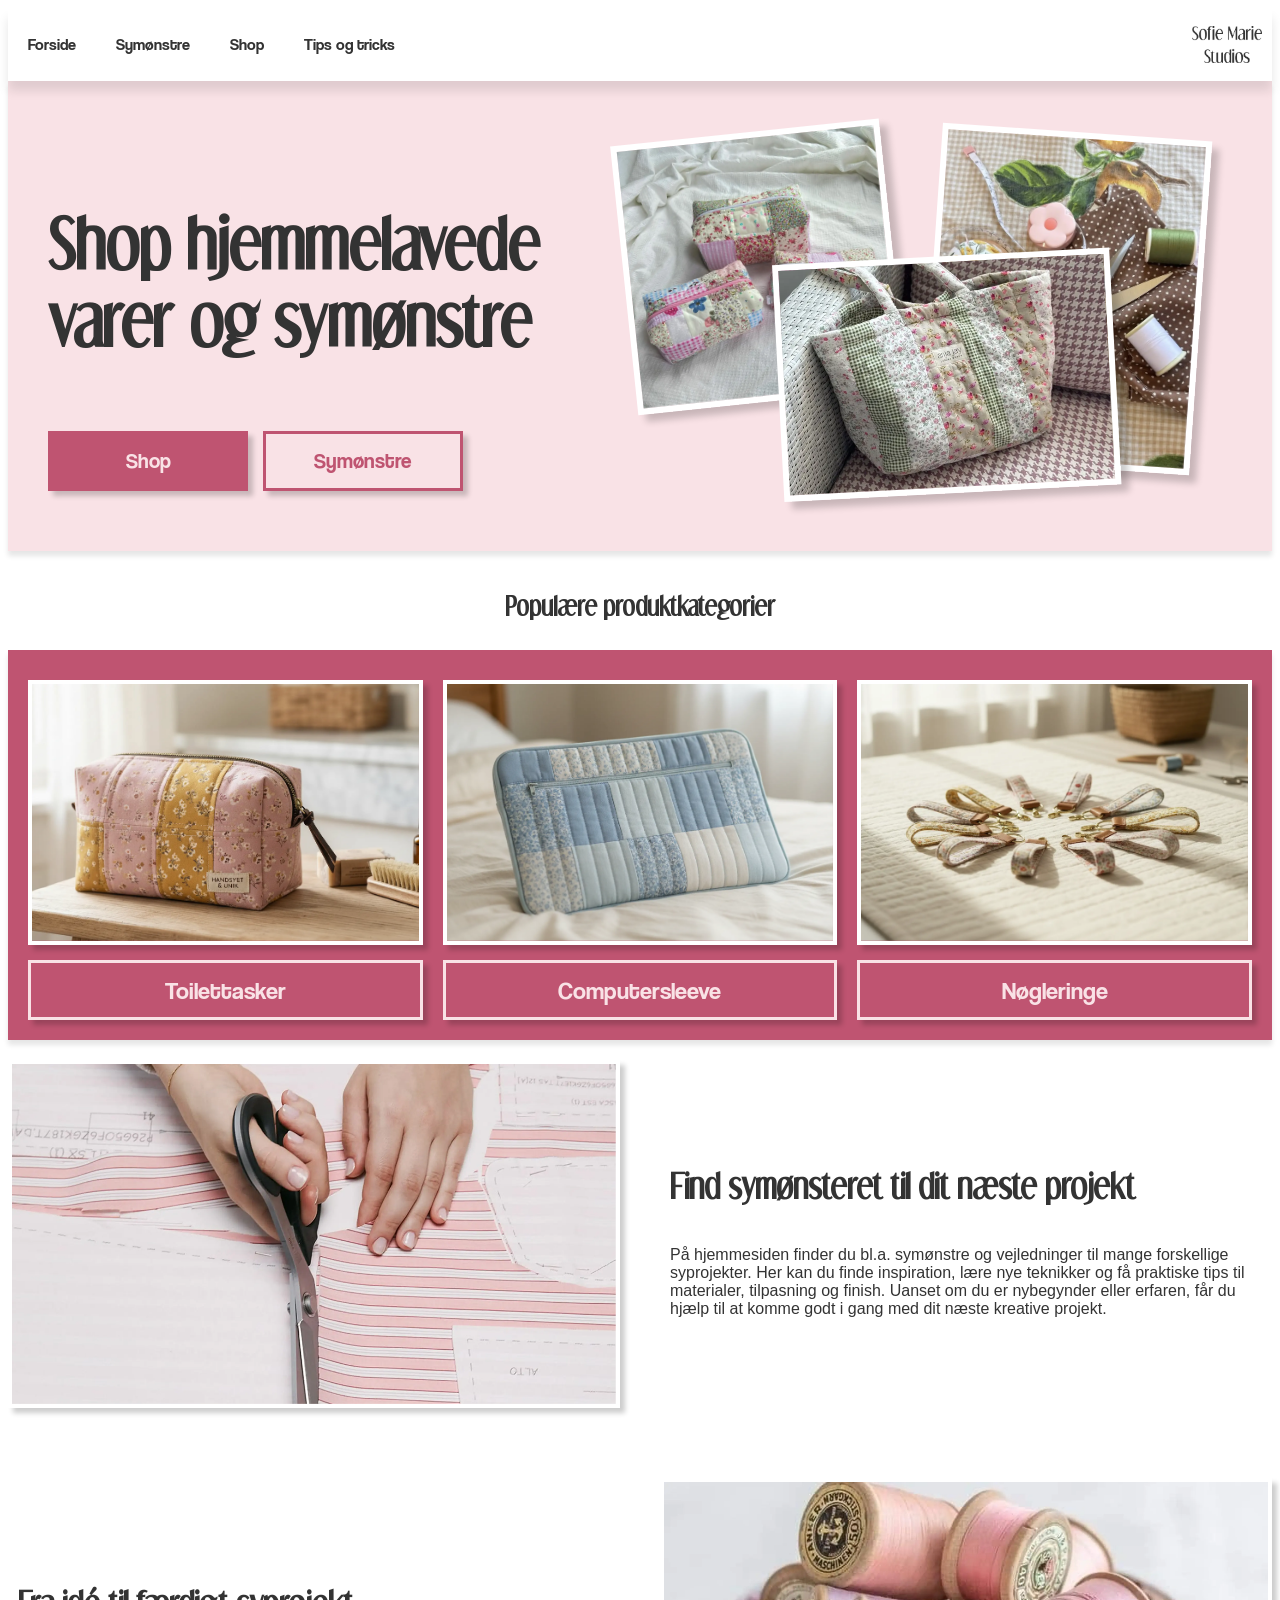
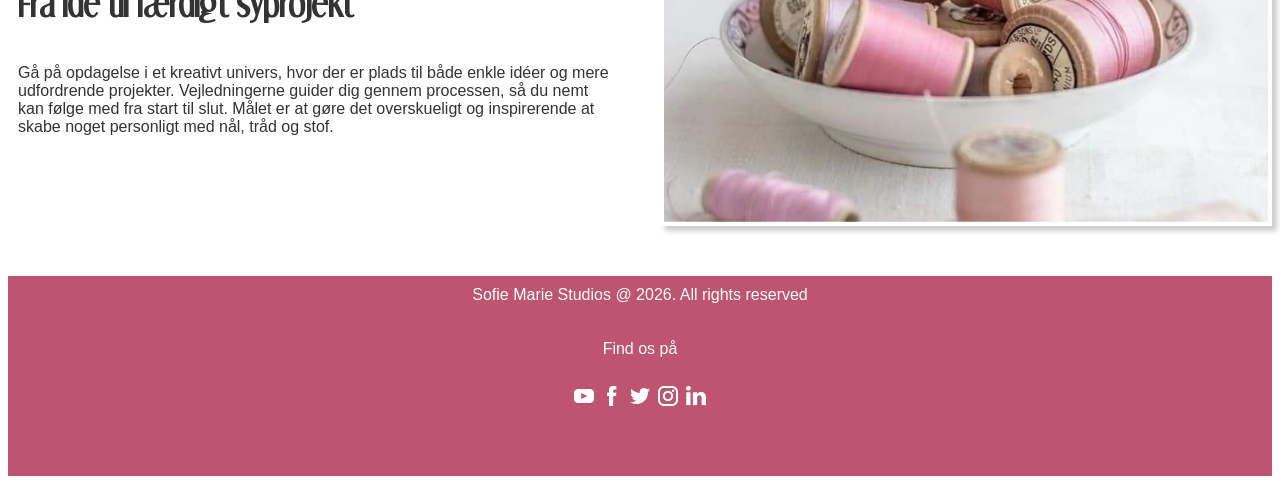
<file: index.html>
<!DOCTYPE html>
<html lang="da">

<head>
    <meta name="robots" content="noindex">
    <meta charset="UTF-8">
    <meta name="viewport" content="width=device-width, initial-scale=1.0">

    <link rel="stylesheet" href="style.css">
    <link rel="stylesheet" href="layout.css">

    <link rel="shortcut icon" href="./favicon/favicon.ico" type="image/x-icon">

    <title>Sofie Marie Studios | Forside</title>
</head>

<body>
    <header>
        <nav>
            <div>
                <button class="burger">
                    <span class="line"></span>
                    <span class="line"></span>
                    <span class="line"></span>
                </button>

                <ul class="menu">
                    <li><a href="index.html">Forside</a></li>
                    <li><a href="symoenstre.html">Symønstre</a></li>
                    <li><a href="shop.html">Shop</a></li>
                    <li><a href="tips_og_tricks.html">Tips og tricks</a></li>
                </ul>

                <div>
                    <a href="index.html"> <img class="logo" src="./imgs/sofiemariestudios.png"
                            alt="Sofie Marie Studios Logo">
                    </a>
                </div>
            </div>
        </nav>
    </header>
    <main>
        <div class="grid_1-1">
            <div class="hero_gallery">
                <img class="img_left imgs" src="./imgs/landing_page/image_1.webp" alt="Syede punge">
                <img class="img_right imgs" src="./imgs/landing_page/image_2.webp" alt="Syudstyr og stof">
                <img class="img_bottom imgs" src="./imgs/landing_page/image_3.webp" alt="Syed taske">
            </div>
            <div class="title">
                <h1 class="title">Shop hjemmelavede varer og symønstre</h1>
            </div>
            <div class="grid_1-1-1">
                <a class="button" href="shop.html">Shop</a>
                <a class="button_outline" href="symoenstre.html">Symønstre</a>
            </div>
        </div>
        <h2>Populære produktkategorier</h2>
        <div class="grid_1-2">
            <div class="category_card">
                <img class="imgs" src="./imgs/landing_page/toilettaske.webp" alt="Billede af toilettaske">
                <p class="button_categories">Toilettasker</p>
            </div>
            <div class="category_card">
                <img class="imgs" src="./imgs/landing_page/computer.webp" alt="Billede af computersleeve">
                <p class="button_categories">Computersleeve</p>
            </div>
            <div class="category_card">
                <img class="imgs" src="./imgs/landing_page/noegleringe.webp" alt="Billede af nøgleringe">
                <p class="button_categories">Nøgleringe</p>
            </div>
        </div>
        <div class="info_wrapper">
            <div class="info_row">
                <img class="imgs" src="./imgs/landing_page/stock_image_1.webp" alt="Klipning af symønster">
                <div class="info_text">
                    <h3>Find symønsteret til dit næste projekt</h3>
                    <p>På hjemmesiden finder du bl.a. symønstre og vejledninger til mange forskellige syprojekter. Her
                        kan du
                        finde inspiration, lære nye teknikker og få praktiske tips til materialer, tilpasning og finish.
                        Uanset
                        om du er nybegynder eller erfaren, får du hjælp til at komme godt i gang med dit næste kreative
                        projekt.
                    </p>
                </div>
            </div>

            <div class="info_row reverse">
                <img class="imgs" src="./imgs/landing_page/stock_image_2.webp" alt="Trådruller og syudstyr">
                <div class="info_text">
                    <h3>Fra idé til færdigt syprojekt</h3>
                    <p>Gå på opdagelse i et kreativt univers, hvor der er plads til både enkle idéer og mere udfordrende
                        projekter. Vejledningerne guider dig gennem processen, så du nemt kan følge med fra start til
                        slut.
                        Målet er at gøre det overskueligt og inspirerende at skabe noget personligt med nål, tråd og
                        stof.</p>
                </div>
            </div>
        </div>
    </main>
    <footer>
        <div class="footer">
            <p>Sofie Marie Studios @ 2026. All rights reserved</p>
            <p>Find os på</p>
            <div class="grid_1-icons">
                <img src="./imgs/icon/jam-icons/logos/youtube.png" alt="">
                <img src="./imgs/icon/jam-icons/logos/facebook.png" alt="">
                <img src="./imgs/icon/jam-icons/logos/twitter.png" alt="">
                <img src="./imgs/icon/jam-icons/logos/instagram.png" alt="">
                <img src="./imgs/icon/jam-icons/logos/linkedin.png" alt="">
            </div>
        </div>
    </footer>
    <script>
        const burger = document.querySelector(".burger");
        const nav = document.querySelector("nav");

        burger.addEventListener("click", burgerClick);
        function burgerClick() {
            burger.classList.toggle("active");
            nav.classList.toggle("active");
        }
    </script>
</body>

</html>
</file>
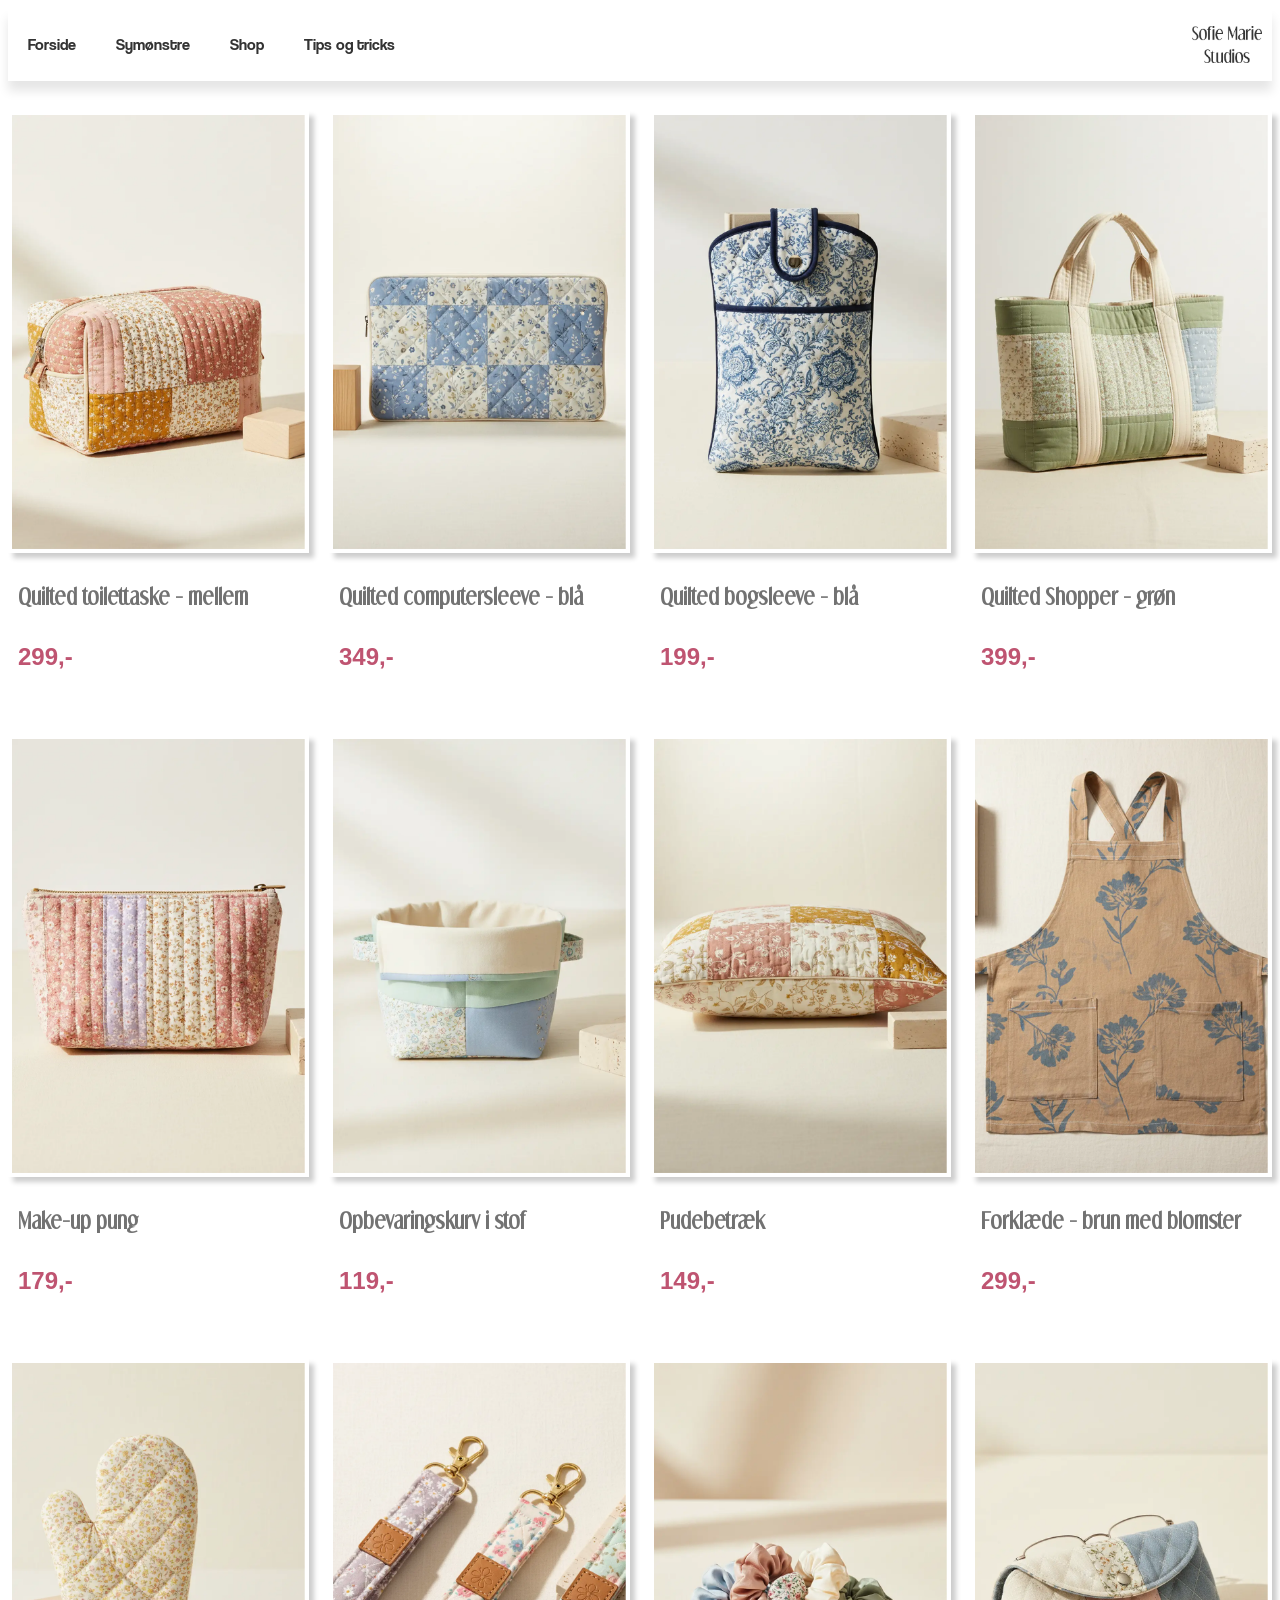
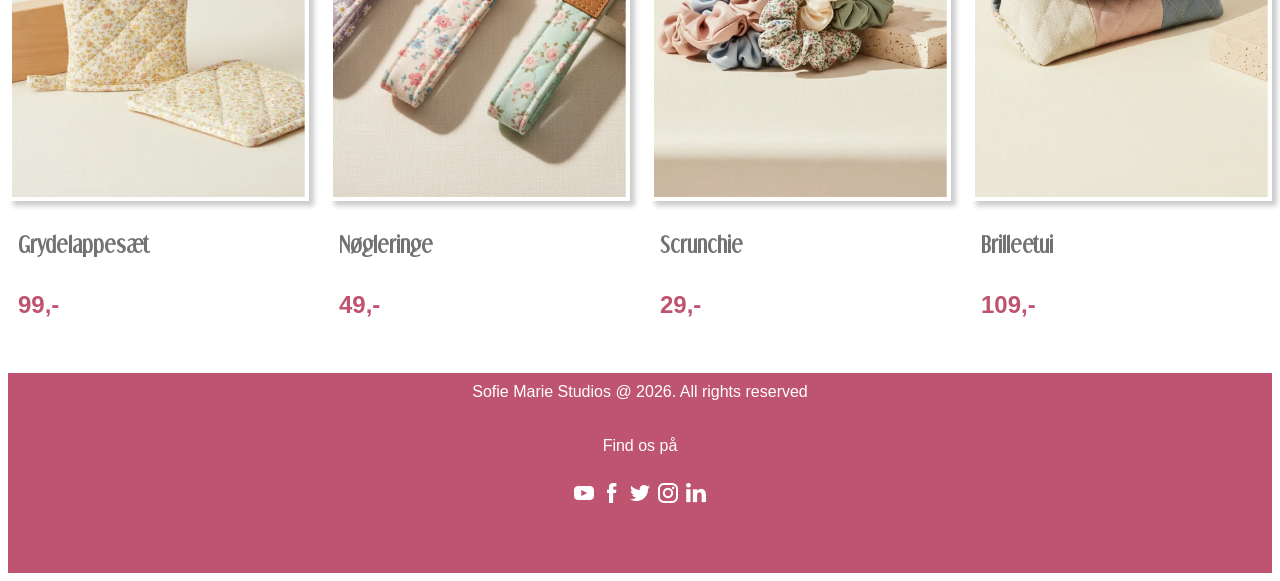
<file: shop.html>
<!DOCTYPE html>
<html lang="da">

<head>
    <meta name="robots" content="noindex">
    <meta charset="UTF-8">
    <meta name="viewport" content="width=device-width, initial-scale=1.0">

    <link rel="stylesheet" href="style.css">
    <link rel="stylesheet" href="layout.css">

    <link rel="shortcut icon" href="./favicon/favicon.ico" type="image/x-icon">

    <title>Sofie Marie Studios | Shop</title>
</head>

<body>
    <header>
        <nav>
            <div>
                <button class="burger">
                    <span class="line"></span>
                    <span class="line"></span>
                    <span class="line"></span>
                </button>

                <ul class="menu">
                    <li><a href="index.html">Forside</a></li>
                    <li><a href="symoenstre.html">Symønstre</a></li>
                    <li><a href="shop.html">Shop</a></li>
                    <li><a href="tips_og_tricks.html">Tips og tricks</a></li>
                </ul>

                <div>
                    <a href="index.html"> <img class="logo" src="./imgs/sofiemariestudios.png"
                            alt="Sofie Marie Studios Logo">
                    </a>
                </div>
            </div>
        </nav>
    </header>
    <main>
        <div class="grid_3-1">
            <div class="card_2">
                <img class="imgs" src="./imgs/shop_images/shop_1.webp" alt="Toilettaske">
                <h3 class="card_2_text">Quilted toilettaske - mellem</h3>
                <p>299,-</p>
            </div>
            <div class="card_2">
                <img class="imgs" src="./imgs/shop_images/shop_2.webp" alt="Computersleeve">
                <h3 class="card_2_text">Quilted computersleeve - blå</h3>
                <p>349,-</p>
            </div>
            <div class="card_2">
                <img class="imgs" src="./imgs/shop_images/shop_3.webp" alt="Bogsleeve">
                <h3 class="card_2_text">Quilted bogsleeve - blå</h3>
                <p>199,-</p>
            </div>
            <div class="card_2">
                <img class="imgs" src="./imgs/shop_images/shop_4.webp" alt="Quilted shop_Quilted_tote_bag">
                <h3 class="card_2_text">Quilted Shopper - grøn</h3>
                <p>399,-</p>
            </div>
            <div class="card_2">
                <img class="imgs" src="./imgs/shop_images/shop_5.webp" alt="Zipper pouch">
                <h3 class="card_2_text">Make-up pung</h3>
                <p>179,-</p>
            </div>
            <div class="card_2">
                <img class="imgs" src="./imgs/shop_images/shop_6.webp" alt="Opbevaringskurv i stof">
                <h3 class="card_2_text">Opbevaringskurv i stof</h3>
                <p>119,-</p>
            </div>
            <div class="card_2">
                <img class="imgs" src="./imgs/shop_images/shop_7.webp" alt="Pudebetræk">
                <h3 class="card_2_text">Pudebetræk</h3>
                <p>149,-</p>
            </div>
            <div class="card_2">
                <img class="imgs" src="./imgs/shop_images/shop_8.webp" alt="Forklæde">
                <h3 class="card_2_text">Forklæde - brun med blomster</h3>
                <p>299,-</p>
            </div>
            <div class="card_2">
                <img class="imgs" src="./imgs/shop_images/shop_9.webp" alt="Grydelappesæt">
                <h3 class="card_2_text">Grydelappesæt</h3>
                <p>99,-</p>
            </div>
            <div class="card_2">
                <img class="imgs" src="./imgs/shop_images/shop_10.webp" alt="Nøgleringe">
                <h3 class="card_2_text">Nøgleringe</h3>
                <p>49,-</p>
            </div>
            <div class="card_2">
                <img class="imgs" src="./imgs/shop_images/shop_11.webp" alt="Scrunchie">
                <h3 class="card_2_text">Scrunchie</h3>
                <p>29,-</p>
            </div>
            <div class="card_2">
                <img class="imgs" src="./imgs/shop_images/shop_12.webp" alt="Brilleetui">
                <h3 class="card_2_text">Brilleetui</h3>
                <p>109,-</p>
            </div>

        </div>
    </main>
    <footer>
        <div class="footer">
            <p>Sofie Marie Studios @ 2026. All rights reserved</p>
            <p>Find os på</p>
            <div class="grid_1-icons">
                <img src="./imgs/icon/jam-icons/logos/youtube.png" alt="">
                <img src="./imgs/icon/jam-icons/logos/facebook.png" alt="">
                <img src="./imgs/icon/jam-icons/logos/twitter.png" alt="">
                <img src="./imgs/icon/jam-icons/logos/instagram.png" alt="">
                <img src="./imgs/icon/jam-icons/logos/linkedin.png" alt="">
            </div>
        </div>
    </footer>
    <script>
        const burger = document.querySelector(".burger");
        const nav = document.querySelector("nav");

        burger.addEventListener("click", burgerClick);
        function burgerClick() {
            burger.classList.toggle("active");
            nav.classList.toggle("active");
        }
    </script>
</body>

</html>
</file>
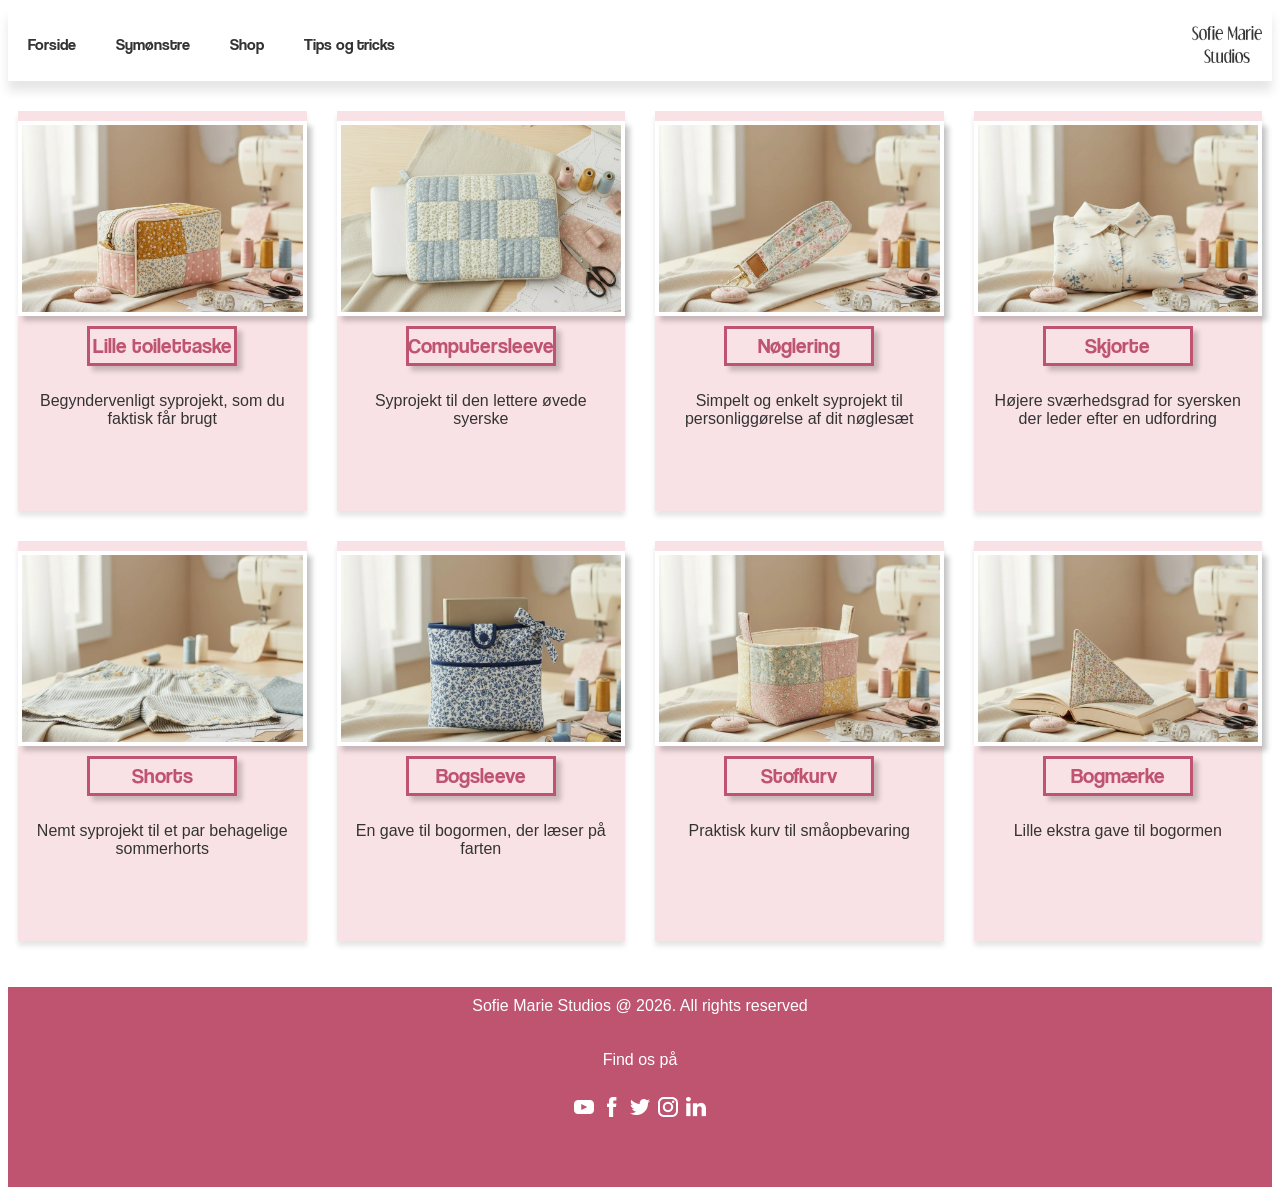
<file: symoenstre.html>
<!DOCTYPE html>
<html lang="da">

<head>
    <meta name="robots" content="noindex">
    <meta charset="UTF-8">
    <meta name="viewport" content="width=device-width, initial-scale=1.0">

    <link rel="stylesheet" href="style.css">
    <link rel="stylesheet" href="layout.css">

    <link rel="shortcut icon" href="./favicon/favicon.ico" type="image/x-icon">

    <title>Sofie Marie Studios | Symønstre</title>
</head>

<body>
    <header>
        <nav>
            <div>
                <button class="burger">
                    <span class="line"></span>
                    <span class="line"></span>
                    <span class="line"></span>
                </button>

                <ul class="menu">
                    <li><a href="index.html">Forside</a></li>
                    <li><a href="symoenstre.html">Symønstre</a></li>
                    <li><a href="shop.html">Shop</a></li>
                    <li><a href="tips_og_tricks.html">Tips og tricks</a></li>
                </ul>

                <div>
                    <a href="index.html"> <img class="logo" src="./imgs/sofiemariestudios.png"
                            alt="Sofie Marie Studios Logo">
                    </a>
                </div>
            </div>
        </nav>
    </header>
    <main>
        <div class="grid_2-1">
            <div class="card">
                <img class="imgs" src="./imgs/patterns/pattern_1.webp" alt="Symønster af toilettaskte">
                <a class="button_outline_cards" href="#">Lille toilettaske</a>
                <p>Begyndervenligt syprojekt, som du faktisk får brugt</p>
            </div>
            <div class="card">
                <img class="imgs" src="./imgs/patterns/pattern_2.webp" alt="Symønster af computersleeve">
                <a href="#" class="button_outline_cards">Computersleeve</a>
                <p>Syprojekt til den lettere øvede syerske</p>
            </div>
            <div class="card">
                <img class="imgs" src="./imgs/patterns/pattern_3.webp" alt="Symønster af nøglering">
                <a href="#" class="button_outline_cards">Nøglering</a>
                <p>Simpelt og enkelt syprojekt til personliggørelse af dit nøglesæt</p>
            </div>
            <div class="card">
                <img class="imgs" src="./imgs/patterns/pattern_4.webp" alt="Symønster af skjorte">
                <a href="#" class="button_outline_cards">Skjorte</a>
                <p>Højere sværhedsgrad for syersken der leder efter en udfordring</p>
            </div>
            <div class="card">
                <img class="imgs" src="./imgs/patterns/pattern_5.webp" alt="Symønster af shorts">
                <a href="#" class="button_outline_cards">Shorts</a>
                <p>Nemt syprojekt til et par behagelige sommerhorts</p>
            </div>
            <div class="card">
                <img class="imgs" src="./imgs/patterns/pattern_6.webp" alt="Symønster af bogsleeve">
                <a href="#" class="button_outline_cards">Bogsleeve</a>
                <p>En gave til bogormen, der læser på farten</p>
            </div>
            <div class="card">
                <img class="imgs" src="./imgs/patterns/pattern_7.webp" alt="Symønster af stofkurv">
                <a href="#" class="button_outline_cards">Stofkurv</a>
                <p>Praktisk kurv til småopbevaring</p>
            </div>
            <div class="card">
                <img class="imgs" src="./imgs/patterns/pattern_8.webp" alt="Symønster af bogmærke">
                <a href="#" class="button_outline_cards">Bogmærke</a>
                <p>Lille ekstra gave til bogormen</p>
            </div>

        </div>
    </main>
    <footer>
        <div class="footer">
            <p>Sofie Marie Studios @ 2026. All rights reserved</p>
            <p>Find os på</p>
            <div class="grid_1-icons">
                <img src="./imgs/icon/jam-icons/logos/youtube.png" alt="">
                <img src="./imgs/icon/jam-icons/logos/facebook.png" alt="">
                <img src="./imgs/icon/jam-icons/logos/twitter.png" alt="">
                <img src="./imgs/icon/jam-icons/logos/instagram.png" alt="">
                <img src="./imgs/icon/jam-icons/logos/linkedin.png" alt="">
            </div>
        </div>
    </footer>
    <script>
        const burger = document.querySelector(".burger");
        const nav = document.querySelector("nav");

        burger.addEventListener("click", burgerClick);
        function burgerClick() {
            burger.classList.toggle("active");
            nav.classList.toggle("active");
        }
    </script>
</body>

</html>
</file>
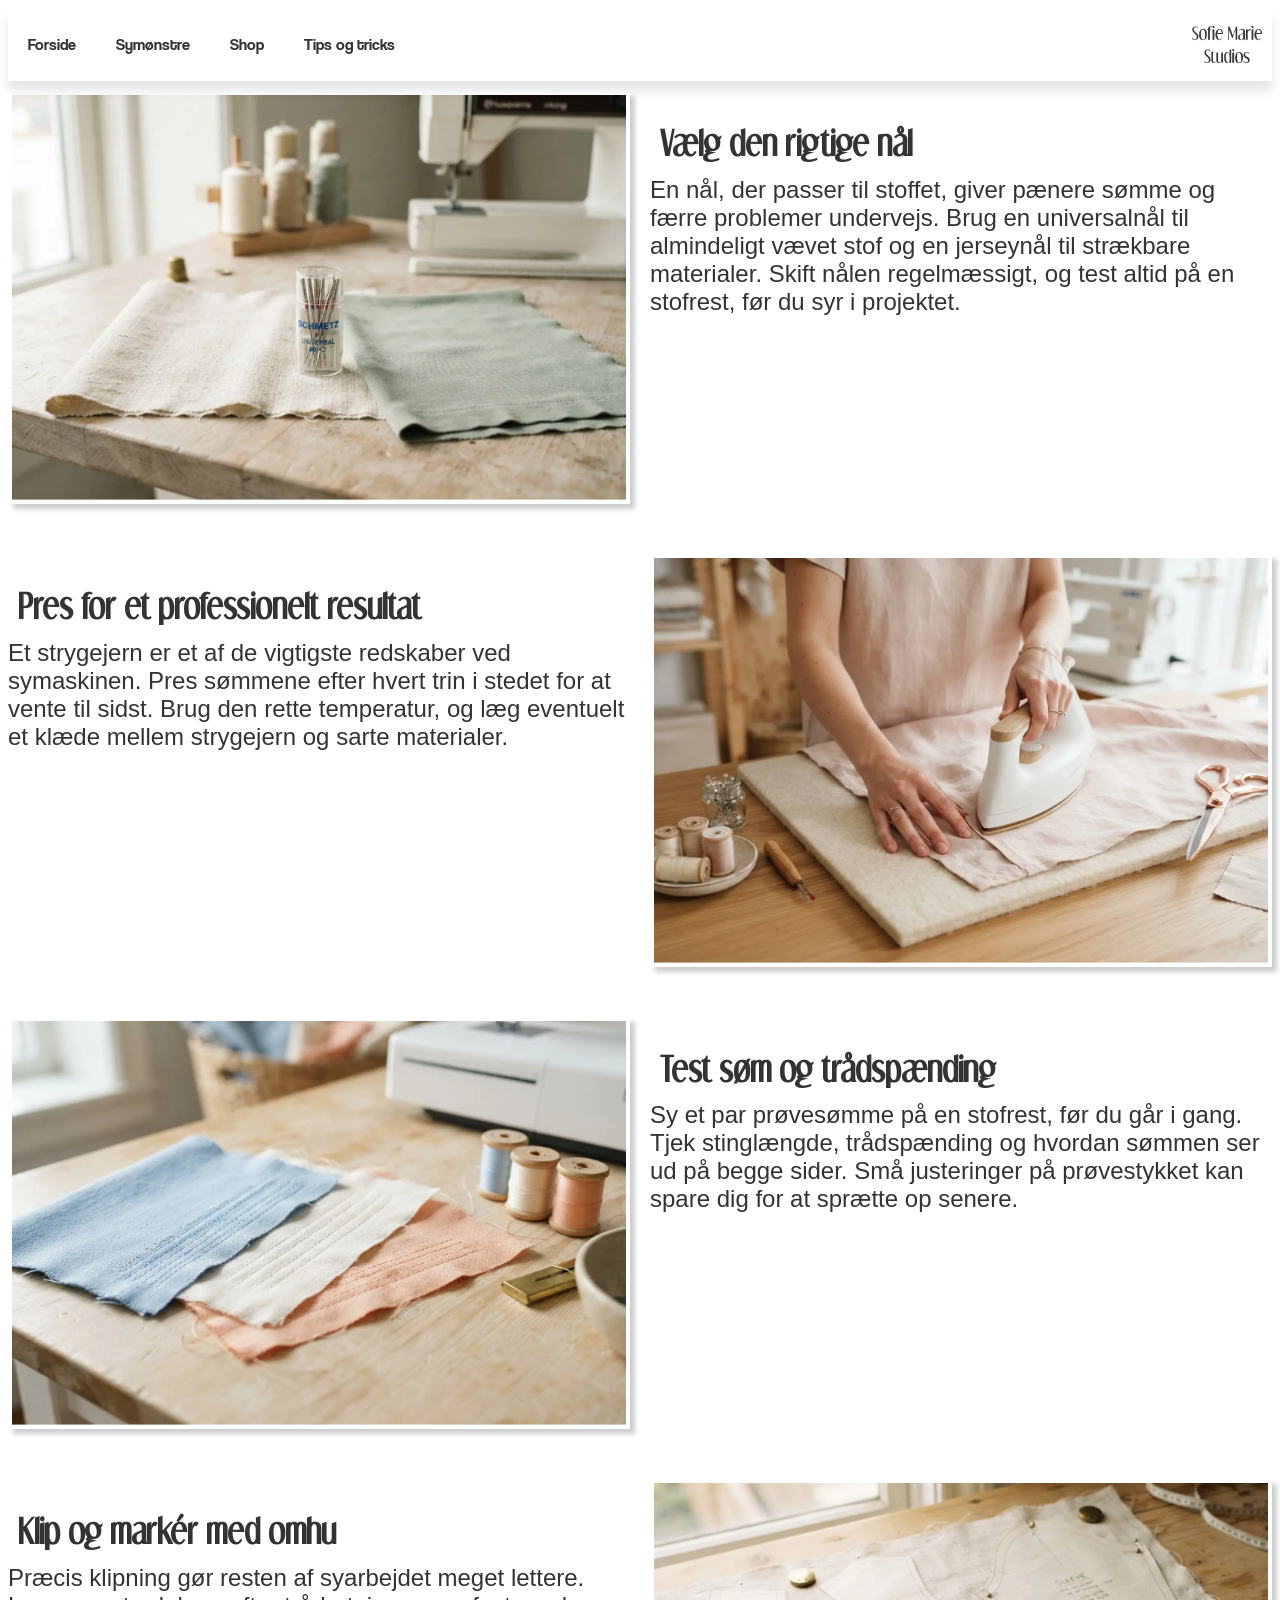
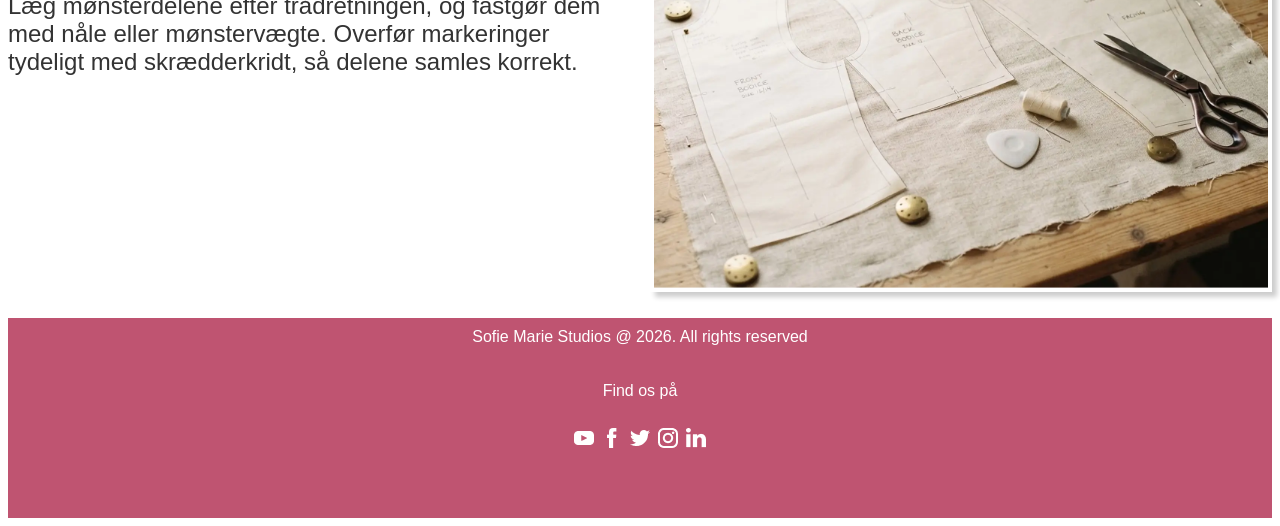
<file: tips_og_tricks.html>
<!DOCTYPE html>
<html lang="da">

<head>
    <meta name="robots" content="noindex">
    <meta charset="UTF-8">
    <meta name="viewport" content="width=device-width, initial-scale=1.0">

    <link rel="stylesheet" href="style.css">
    <link rel="stylesheet" href="layout.css">

    <link rel="shortcut icon" href="./favicon/favicon.ico" type="image/x-icon">

    <title>Sofie Marie Studios | Tips og tricks</title>
</head>

<body>
    <header>
        <nav>
            <div>
                <button class="burger">
                    <span class="line"></span>
                    <span class="line"></span>
                    <span class="line"></span>
                </button>

                <ul class="menu">
                    <li><a href="index.html">Forside</a></li>
                    <li><a href="symoenstre.html">Symønstre</a></li>
                    <li><a href="shop.html">Shop</a></li>
                    <li><a href="tips_og_tricks.html">Tips og tricks</a></li>
                </ul>

                <div>
                    <a href="index.html"> <img class="logo" src="./imgs/sofiemariestudios.png"
                            alt="Sofie Marie Studios Logo">
                    </a>
                </div>
            </div>
        </nav>
    </header>
    <main>
        <div class="grid_4-1">
            <div class="grid_4-1-1">
                <img class="imgs" src="./imgs/tips_og_tricks/image_1.webp" alt="Syning">
                <div class="text_container">
                    <h3>Vælg den rigtige nål</h3>
                    <p>En nål, der passer til stoffet, giver pænere sømme og færre problemer undervejs. Brug en
                        universalnål til almindeligt
                        vævet stof og en jerseynål til strækbare materialer. Skift nålen regelmæssigt, og test altid på
                        en stofrest, før du syr
                        i projektet.</p>
                </div>
            </div>


            <div class="grid_4-1-1 reverse">
                <img class="imgs" src="./imgs/tips_og_tricks/image_2.webp" alt="Presning">
                <div class="text_container">
                    <h3>Pres for et professionelt resultat</h3>
                    <p>Et strygejern er et af de vigtigste redskaber ved symaskinen. Pres sømmene efter hvert trin i
                        stedet for at vente til
                        sidst. Brug den rette temperatur, og læg eventuelt et klæde mellem strygejern og sarte
                        materialer.</p>
                </div>
            </div>
            <div class="grid_4-1-1">
                <img class="imgs" src="./imgs/tips_og_tricks/image_3.webp" alt="Syning">
                <div class="text_container">
                    <h3>Test søm og trådspænding</h3>
                    <p>Sy et par prøvesømme på en stofrest, før du går i gang. Tjek stinglængde, trådspænding og hvordan
                        sømmen ser ud på begge
                        sider. Små justeringer på prøvestykket kan spare dig for at sprætte op senere.</p>
                </div>
            </div>


            <div class="grid_4-1-1 reverse">
                <img class="imgs" src="./imgs/tips_og_tricks/image_4.webp" alt="Presning">
                <div class="text_container">
                    <h3>Klip og markér med omhu</h3>
                    <p>Præcis klipning gør resten af syarbejdet meget lettere. Læg mønsterdelene efter trådretningen, og
                        fastgør dem med nåle
                        eller mønstervægte. Overfør markeringer tydeligt med skrædderkridt, så delene samles korrekt.
                    </p>
                </div>
            </div>
        </div>
    </main>
    <footer>
        <div class="footer">
            <p>Sofie Marie Studios @ 2026. All rights reserved</p>
            <p>Find os på</p>
            <div class="grid_1-icons">
                <img src="./imgs/icon/jam-icons/logos/youtube.png" alt="">
                <img src="./imgs/icon/jam-icons/logos/facebook.png" alt="">
                <img src="./imgs/icon/jam-icons/logos/twitter.png" alt="">
                <img src="./imgs/icon/jam-icons/logos/instagram.png" alt="">
                <img src="./imgs/icon/jam-icons/logos/linkedin.png" alt="">
            </div>
        </div>
    </footer>
    <script>
        const burger = document.querySelector(".burger");
        const nav = document.querySelector("nav");

        burger.addEventListener("click", burgerClick);
        function burgerClick() {
            burger.classList.toggle("active");
            nav.classList.toggle("active");
        }
    </script>
</body>

</html>
</file>
<file: style.css>
/* RESET & BASE */
* {
  margin: 1;
  padding: 0;
  box-sizing: border-box;
}

main {
  max-width: 1420px;
  margin-inline: auto;
}

@keyframes slideDownAnimation {
  0% {
    transform: translateY(-100px);
    opacity: 0;
  }
  100% {
    transform: translateY(0);
    opacity: 1;
  }
}

body {
  animation-name: slideDownAnimation;
  animation-duration: 1s;
  animation-timing-function: ease;
  animation-iteration-count: 1;
  animation-direction: normal;
  animation-fill-mode: both;
}

/* FONTS */
@font-face {
  font-family: "coolvetica";
  src:
    url(./fonts/coolvetica_rg.woff2) format("woff2"),
    url(./fonts/coolvetica_rg.woff) format("woff");
  font-weight: normal;
  font-style: normal;
}

@font-face {
  font-family: "dream_orphans";
  src:
    url(./fonts/dream_orphans.woff2) format("woff2"),
    url(./fonts/dream_orphans.woff) format("woff");
  font-weight: normal;
  font-style: normal;
}

/* TYPOGRAFI & LINKS */
p {
  font-family: Arial, Helvetica, sans-serif;
  padding-block: 10px;
}

p,
h3 {
  margin-inline: 10px;
  color: #333333;
}

h1,
h2 {
  font-family: "dream_orphans";
  text-align: center;
  padding: 20px 0 10px 0;
  color: #333333;
}

h3 {
  font-family: "dream_orphans";
  padding-top: 10px;
  font-size: 2rem;
}

a {
  text-decoration: none;
  color: #333333;
}

/* HEADER & NAVIGATION */
header {
  position: sticky;
  top: 0;
  width: 100%;
  background-color: #ffffff;
  box-shadow: 0 10px 10px rgba(0, 0, 0, 0.1);
  padding: 15px 20px;
  z-index: 100;
}
@media (min-width: 800px) {
  header {
    padding-inline: 10px;
    padding-block: 1px;
  }
}

header nav,
header nav > div {
  display: flex;
  width: 100%;
}

header nav > div {
  justify-content: space-between;
  align-items: center;
}

header nav > div > div .logo {
  margin-left: auto;
  text-align: right;
}

.logo {
  width: 70px;
  height: auto;
  display: block;
}

.menu {
  font-family: "coolvetica";
  list-style: none;
}

@media (max-width: 800px) {
  .menu {
    display: none;
  }

  nav.active .menu {
    display: block;
    background-color: #ffffffc3;
    height: 300px;
    position: absolute;
    top: 100%;
    left: 0;
    width: 100%;
    box-shadow: 0 10px 10px rgba(0, 0, 0, 0.1);
    z-index: 10;
    margin-top: 0px;
  }

  nav.active .menu li {
    margin: 10px 20px;
  }

  nav.active .menu a {
    font-size: 1.3rem;
    text-align: left;
  }

  .burger {
    display: flex;
    gap: 5px;
    background-color: transparent;
    border: 0;
    cursor: pointer;
    padding: 0;
  }

  .burger .line {
    display: inline-block;
    width: 8px;
    height: 8px;
    border-radius: 50%;
    border: 2px solid #333;
    background-color: transparent;
  }
}

@media (min-width: 800px) {
  .burger {
    display: none;
  }

  .menu {
    display: flex;
  }

  .menu li {
    margin-right: 20px;
  }

  .menu li:last-child {
    margin-right: 0;
  }

  .menu a {
    display: block;
    padding: 10px;
    color: #333333;
    transition: color 0.3s;
  }

  .menu a:hover {
    color: #bf5471;
    text-decoration: underline;
  }
}

/* SEKTIONER & BILLEDER */
.grid_1-2 {
  background-color: #bf5471;
}

.imgs {
  border: 4px solid #ffffff;
  box-shadow: 5px 5px 5px rgba(0, 0, 0, 0.2);
  display: block;
  margin: auto;
  margin-block: 10px;
}

/* KNAPPER */
.button,
.button_outline,
.button_categories {
  font-family: "coolvetica";
  height: 60px;
  display: flex;
  justify-content: center;
  align-items: center;
  box-shadow: 5px 5px 5px rgba(0, 0, 0, 0.2);
  text-decoration: none;
  transition-duration: 0.5s;
  font-size: 1.3rem;
}

.button_outline_cards {
  border: 3px solid #bf5471;
  color: #bf5471;
  background-color: transparent;
  font-family: "coolvetica";
  height: 60px;
  display: flex;
  justify-content: center;
  align-items: center;
  box-shadow: 5px 5px 5px rgba(0, 0, 0, 0.2);
  text-decoration: none;
  transition-duration: 0.5s;
  font-size: 1.3rem;
  max-width: 150px;
  max-height: 40px;
  margin-inline: auto;
}

.button {
  background-color: #bf5471;
  color: #f9e2e6;
}

.button_outline {
  border: 3px solid #bf5471;
  color: #bf5471;
  background-color: transparent;
}

.button_categories {
  background-color: #bf5471;
  border: 3px solid #f9e2e6;
  color: #f9e2e6;
  margin: 15px;
}

.button:hover {
  background-color: #f9e2e6;
  color: #bf5471;
  border: 3px solid #bf5471;
}

.button_outline:hover {
  background-color: #bf5471;
  color: #f9e2e6;
}

.button_outline_cards:hover {
  background-color: #bf5471;
  color: #f9e2e6;
}

/* SYMØNSTER CARDS */
.card {
  background-color: #f9e2e6;
  text-align: center;
  transform: scale(1);
  transition-duration: 0.7s;
  box-shadow: 0 5px 5px rgba(0, 0, 0, 0.1);
}
.card:hover {
  transform: scale(1.1);
  z-index: 1;
}

/* SHOP CARDS */
.card_2 {
  transform: scale(1);
  transition-duration: 0.7s;
}
.card_2:hover {
  transform: scale(1.1);
  z-index: 1;
}

.card_2 p {
  font-size: 1.5rem;
  font-weight: bold;
  color: #bf5471;
}

.card_2_text {
  font-size: 1.3rem;
  color: #727272;
}

/* FOOTER */
.footer {
  background-color: #bf5471;
  color: #ffffff;
  text-align: center;
  height: 200px;
}

.footer p {
  color: #ffffff;
}
</file>
<file: layout.css>
/* HERO / KOLLAGE SECTION (MOBIL) */
.hero_gallery {
  display: grid;
  grid-template-columns: 1fr 1fr;
  grid-template-rows: auto auto;
  max-width: 500px;
  margin: 0 auto 30px auto;
  position: relative;
  padding-top: 1rem;
}

.hero_gallery img {
  width: 180px;
}

.hero_gallery .img_left {
  grid-column: 1;
  grid-row: 1;
  transform: rotate(-6deg);
  z-index: 1;
}

.hero_gallery .img_right {
  grid-column: 2;
  grid-row: 1;
  transform: rotate(4deg);
  z-index: 1;
  margin-left: -10px;
}

.hero_gallery .img_bottom {
  grid-column: 1 / span 2;
  grid-row: 2;
  width: 45%;
  justify-self: center;
  transform: rotate(-3deg);
  margin-top: -30%;
  z-index: 2;
}

.grid_1-1 {
  background-color: #f9e2e6;
  padding: 20px;
  display: flex;
  flex-direction: column;
  gap: 20px;
  text-align: center;
  box-shadow: 0 5px 5px rgba(0, 0, 0, 0.1);
}

.grid_1-1-1 {
  display: flex;
  gap: 15px;
  width: 100%;
  max-width: 400px;
  margin-inline: auto;
}

.button,
.button_outline {
  flex: 1;
  height: 60px;
  display: flex;
  justify-content: center;
  align-items: center;
  text-decoration: none;
  font-family: "coolvetica";
  box-shadow: 5px 5px 5px rgba(0, 0, 0, 0.2);
  min-width: 0;
}

/* LANDING PAGE MID (MOBIL) */
.grid_1-2 {
  display: flex;
  flex-direction: column;
  align-items: center;
  gap: 30px;
  padding: 20px;
  box-shadow: 0 5px 5px rgba(0, 0, 0, 0.1);
}

.imgs {
  border: 4px solid #ffffff;
  box-shadow: 5px 5px 5px rgba(0, 0, 0, 0.2);
  display: block;
  margin-inline: auto;
  max-width: 100%;
  height: auto;
}

.button_categories {
  font-family: "coolvetica";
  background-color: #bf5471;
  border: 3px solid #f9e2e6;
  color: #f9e2e6;
  height: 60px;
  font-size: 1.5rem;
  display: flex;
  justify-content: center;
  align-items: center;
  box-shadow: 5px 5px 5px rgba(0, 0, 0, 0.2);
  transition-duration: 0.5s;

  margin: 15px auto 0 auto;
  width: 100%;
}
.button_categories:hover {
  background-color: #f9e2e6;
  color: #bf5471;
}

/* DESKTOP (800px og op) */
@media (min-width: 800px) {
  .grid_1-1 {
    display: grid;
    grid-template-columns: 1fr 1fr;
    grid-template-rows: auto auto;
    align-items: center;
    gap: 20px 40px;
    padding: 60px 40px;
  }

  .button,
  .button_outline {
    padding-inline: 25px;
    min-width: 200px;
  }

  .title {
    font-size: 4rem;
    grid-column: 1;
    grid-row: 1;
    text-align: left;
  }

  .hero_gallery {
    grid-column: 2;
    grid-row: 1 / span 2;
    transform: scale(1.5);
    transform-origin: center center;
  }

  .grid_1-1-1 {
    grid-column: 1;
    grid-row: 2;
    justify-content: flex-start;
    margin-inline: 0;
  }

  .grid_1-2 {
    display: grid;
    grid-template-columns: repeat(3, 1fr);
    gap: 20px;
    align-items: start;
  }
}
/* Mobil (standard) */
.info_row {
  display: flex;
  flex-direction: column;
  gap: 20px;
  margin-bottom: 40px;
}

/* Desktop (800px og op) */
@media (min-width: 800px) {
  .info_row {
    display: grid;
    grid-template-columns: 1fr 1fr;
    align-items: center;
    gap: 40px;
    padding-top: 10px;
  }
  .info_row.reverse img {
    grid-column: 2;
  }
  .info_row img {
    width: 1000px;
  }
  .info_row.reverse .info_text {
    grid-column: 1;
    grid-row: 1;
  }
}
/* SYMØNSTRSIDEN */
.grid_2-1 {
  display: grid;
  grid-template-columns: 1fr 1fr;
  gap: 20px;
  padding-inline: 10px;
  padding-block: 30px;
}
@media (min-width: 800px) {
  .grid_2-1 {
    display: grid;
    grid-template-columns: 1fr 1fr 1fr 1fr;
    gap: 30px;
  }
  .card {
    height: 400px;
  }
  .card .imgs {
    width: 300px;
  }
}
/* SHOP SIDEN */
.grid_3-1 {
  margin-block: 20px;
  display: grid;
  grid-template-columns: 1fr 1fr;
  gap: 5px;
  margin-inline: auto;
}

.card_2.img {
  display: flex;
  flex-direction: column;
  align-items: center;
}

.card_2 img {
  display: block;
  margin-inline: auto;
  max-width: 100%;
  height: auto;
}
@media (min-width: 800px) {
  .grid_3-1 {
    display: grid;
    grid-template-columns: 1fr 1fr 1fr 1fr;
    gap: 20px;
  }
  .card_2 img {
    width: 100%;
    max-width: 100%;
    height: auto;
    object-fit: cover;
  }
}

/* TIPS OG TRICKS SIDEN */
.grid_4-1 h3 {
  margin-top: -5px;
}
.grid_4-1 p {
  margin-block: -30px 50px;
}

@media (min-width: 800px) {
  .grid_4-1 {
    display: grid;
    grid-template-columns: 1fr;
    gap: 30px;
  }

  .grid_4-1-1 {
    display: grid;
    grid-template-columns: 1fr 1fr;
    gap: 20px;
    align-items: start;
    text-align: left;
  }

  .grid_4-1-1 img {
    width: 100%;
    height: auto;
    object-fit: cover;
  }
  .grid_4-1 p {
    font-size: 1.5rem;
    padding-block: 10px;
  }

  .text_container {
    display: flex;
    flex-direction: column;
  }

  .text_container h3 {
    text-align: left;
    margin-top: 2rem;
  }

  .text_container p {
    margin-inline: 0;
    margin-top: -1.7rem;
  }
}
@media (min-width: 800px) {
  .grid_4-1-1.reverse img {
    grid-column: 2;
  }

  .grid_4-1-1.reverse .text_container {
    grid-column: 1;
    grid-row: 1;
  }
}
</file>
